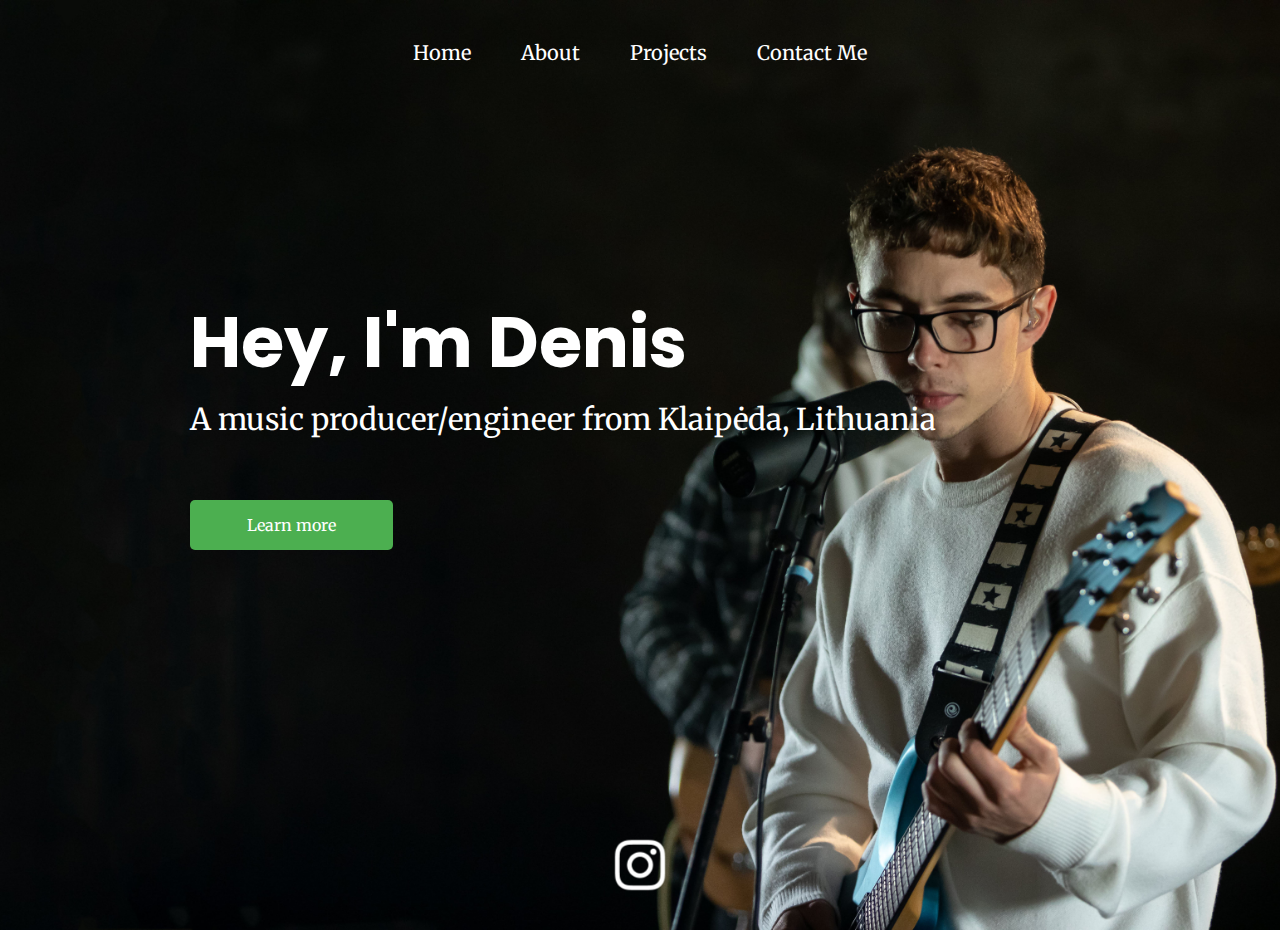
<file: index.html>
<!DOCTYPE html>
<html>

<head>
<title> Home Page </title>
<link rel="stylesheet" href="style.css" />
</head>

<body id="bghome">

<header>
	<nav>
		<ul>
			<li><a href="index.html">Home</a></li>
			<li><a href="about.html">About</a></li>
			<li><a href="projects.html">Projects</a></li>
			<li><a href="contactme.html">Contact Me</a></li>
		</ul>	
	</nav>
</header>
<main>
	<h1 class="maintext"> Hey, I'm Denis </h1>
	<p class="subtext"> A music producer/engineer from Klaipėda, Lithuania</p>
	<button id="learnmorebutton"><a href="about.html">Learn more</button>
</main>
<footer>
<div class="logo">
<a id="alogo" href="https://www.instagram.com/den.marinic/">
<img src="logo.png" alt="instagram logo">
</a>
</div>
</footer>

</body>



</html>
</file>
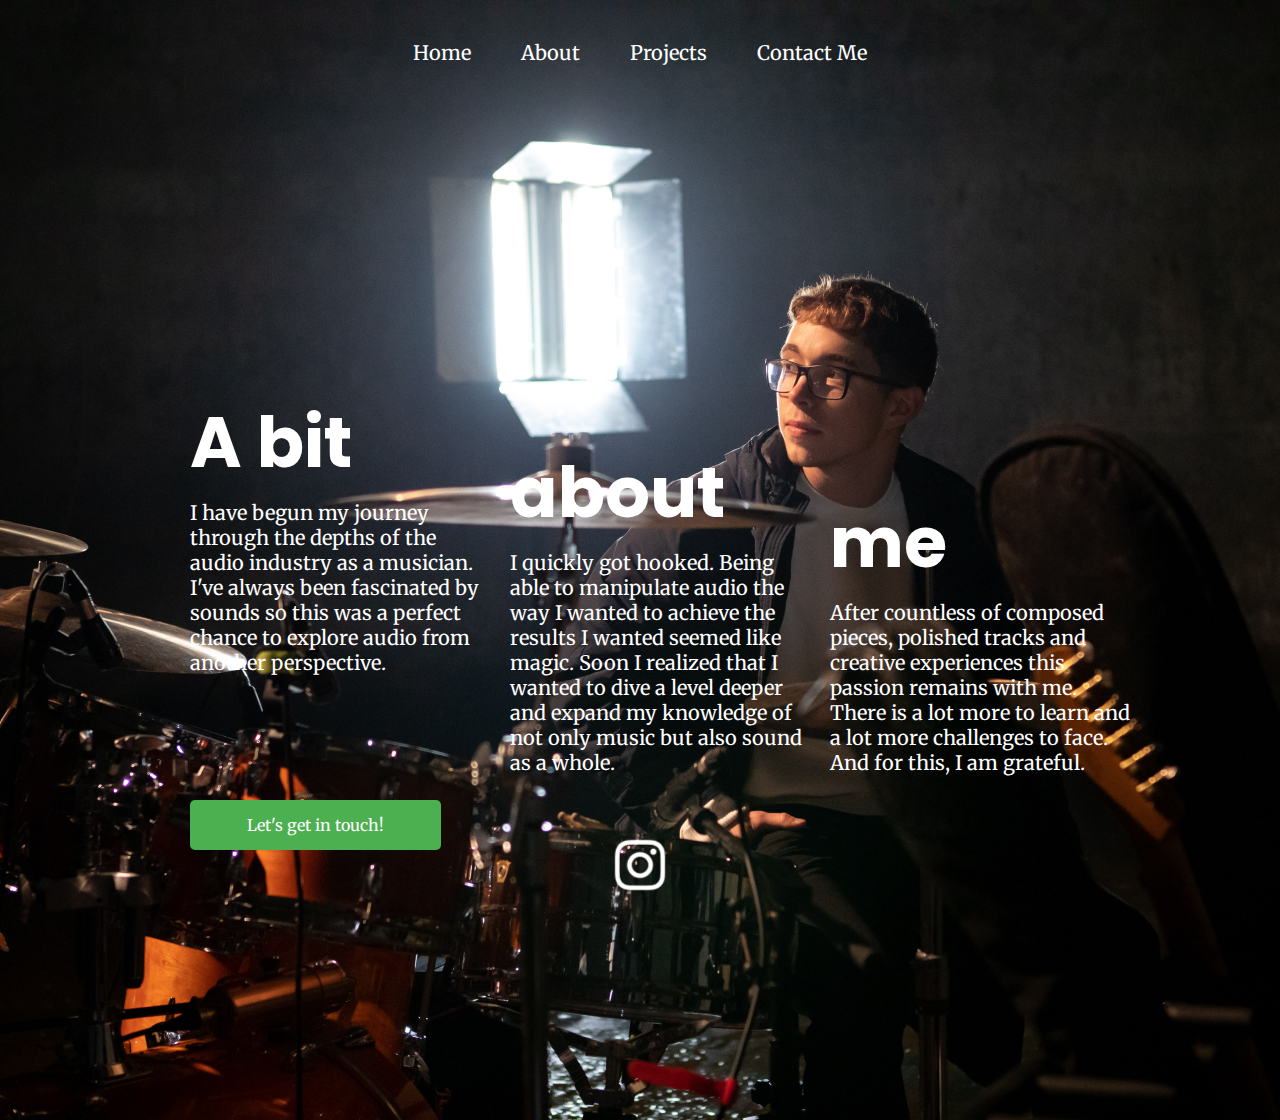
<file: about.html>
<!DOCTYPE html>
<html>

<head>
<title> About Me Page </title>
<link rel="stylesheet" href="style.css" />
</head>

<body id="bgabout">

<header>
	<nav class="navi">
		<ul class="unlist">
			<li><a href="index.html">Home</a></li>
			<li><a href="about.html">About</a></li>
			<li><a href="projects.html">Projects</a></li>
			<li><a href="contactme.html">Contact Me</a></li>
		</ul>	
	</nav>
</header>
<main>
	<h1 id="aboutmemaintext1"> A bit  </h1>
	<h1 id="aboutmemaintext2"> about  </h1>
	<h1 id="aboutmemaintext3"> me  </h1>
	<p id="aboutparagraph1"> I have begun my journey through the depths of the audio industry as a musician. 
	I've always been fascinated by sounds so this was a perfect chance to explore audio from another perspective.</p>
	<p id="aboutparagraph2"> I quickly got hooked. Being able to manipulate audio the way I wanted to achieve the results I wanted seemed like magic. 
	Soon I realized that I wanted to dive a level deeper and expand my knowledge of not only music but also sound as a whole.</p>
	<p id="aboutparagraph3"> After countless of composed pieces, polished tracks and creative experiences this passion remains with me. 
	There is a lot more to learn and a lot more challenges to face. 
	And for this, I am grateful.</p>
	
	<button id="contactmebutton"><a href="contactme.html">Let's get in touch!</button>
</main>
<footer>
<div class="logo">
<a id="alogo" href="https://www.instagram.com/den.marinic/">
<img src="logo.png" alt="instagram logo">
</a>
</div>
</footer>

</body>



</html>
</file>
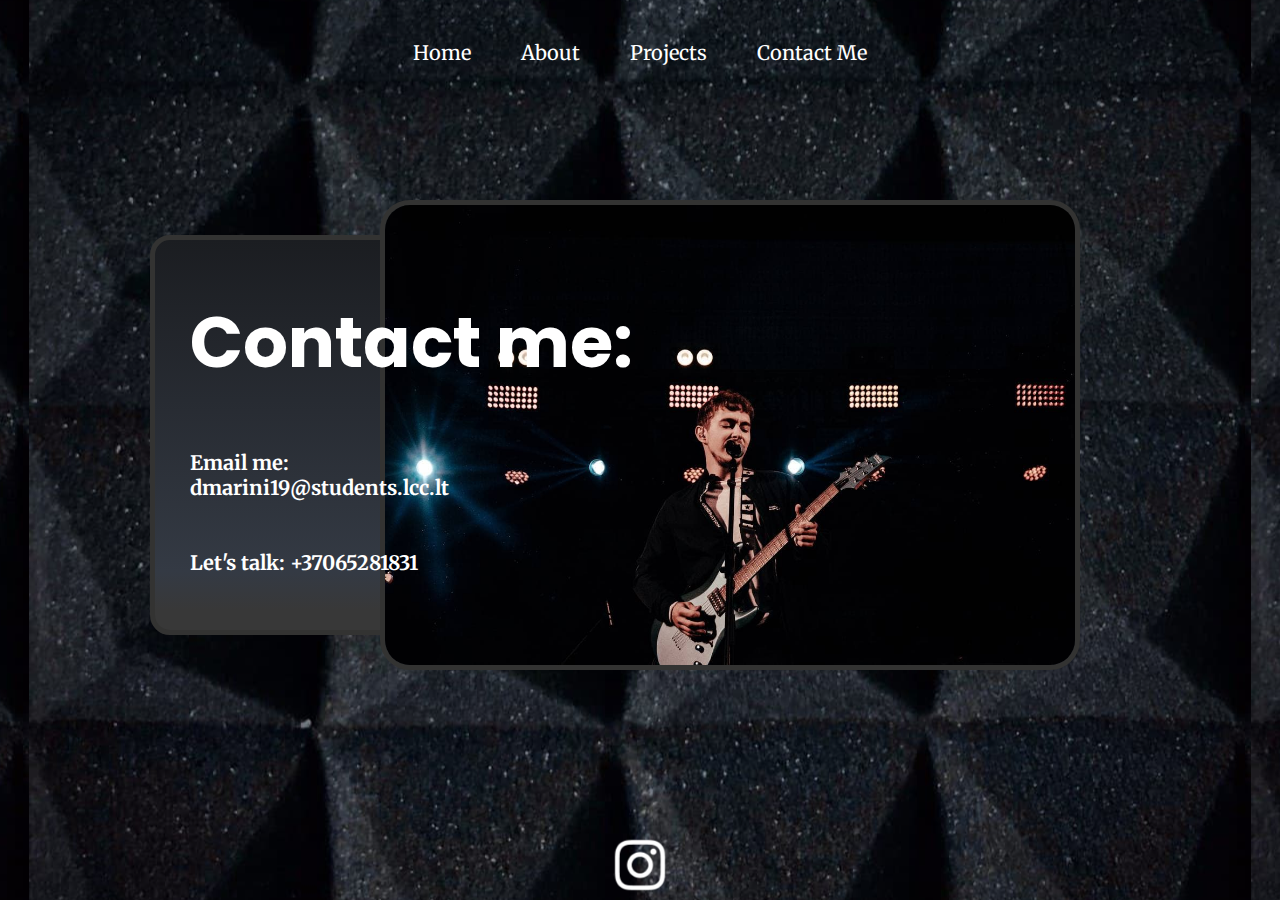
<file: contactme.html>
<!DOCTYPE html>
<html>

<head>
<title> Contact Me Page </title>
<link rel="stylesheet" href="style.css" />
</head>

<body id="bgcontactme">

<header>
	<nav>
		<ul>
			<li><a href="index.html">Home</a></li>
			<li><a href="about.html">About</a></li>
			<li><a href="projects.html">Projects</a></li>
			<li><a href="contactme.html">Contact Me</a></li>
		</ul>	
	</nav>
</header>
<main>
<img id="dudeonstage" src="dudeonstage.jpg" alt="Dude with a guitar">
<div id="textborder">
<h1 id="contactme"> Contact me: </h1>
<h3 id="email"> Email me: dmarini19@students.lcc.lt</h3>
<h3 id="number"> Let's talk: +37065281831 </h3>
</div>
</main>
<footer>
<div class="logo">
<a id="alogo" href="https://www.instagram.com/den.marinic/">
<img src="logo.png" alt="instagram logo">
</a>
</div>
</footer>

</body>



</html>
</file>
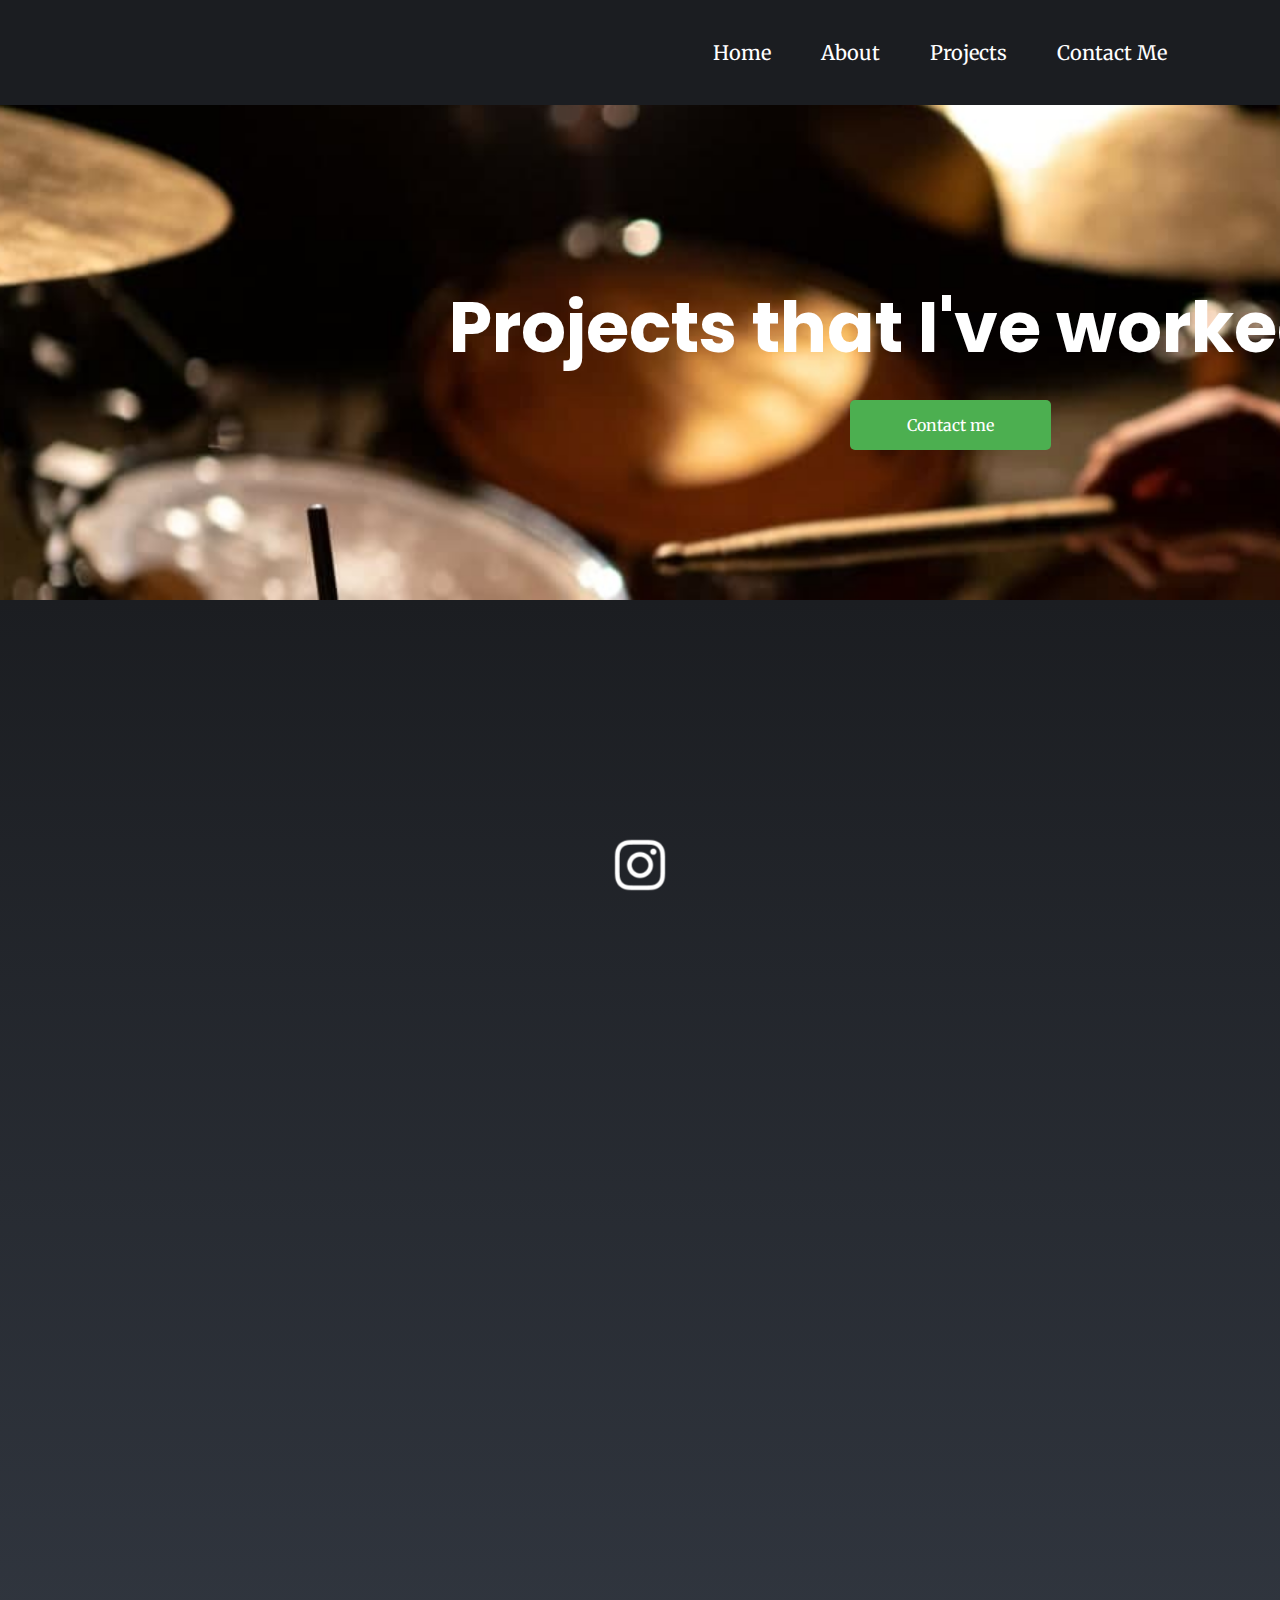
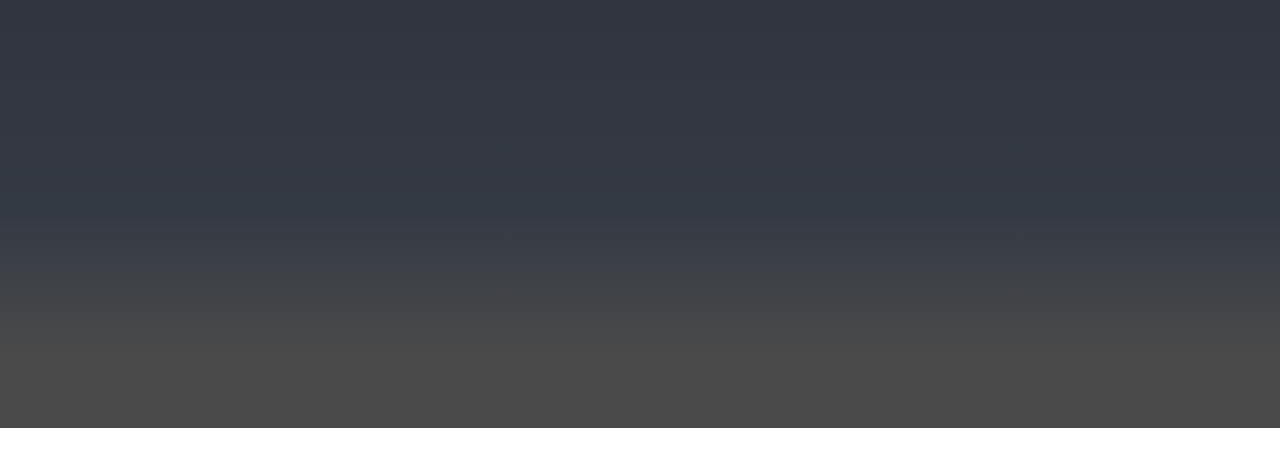
<file: projects.html>
<!DOCTYPE html>
<html id="projectshtml">

<head>
<title> Projects Page </title>
<link rel="stylesheet" href="style.css" />
</head>

<body id="projectsbody">

<header id="headerpicture">
	<nav class="projectsnavi">
		<ul id="ulprojects">
			<li><a href="index.html">Home</a></li>
			<li><a href="about.html">About</a></li>
			<li><a href="projects.html">Projects</a></li>
			<li><a href="contactme.html">Contact Me</a></li>
		</ul>	
	</nav>
	<h1 id="projectsheadertext">Projects that I've worked on</h1>
	</header>
	<button id="projectsheaderbutton"><a href="contactme.html">Contact me</a></button>
<main id="projectsmain">
<div class="youtubevideos">
	<iframe id="video1" width="560" height="315" src="https://www.youtube.com/embed/A4PXYaauJ_k" title="YouTube video player" frameborder="0" allow="accelerometer; autoplay; clipboard-write; encrypted-media; gyroscope; picture-in-picture" allowfullscreen></iframe>
	<iframe id="video2" width="560" height="315" src="https://www.youtube.com/embed/w_sGGziuM1c" title="YouTube video player" frameborder="0" allow="accelerometer; autoplay; clipboard-write; encrypted-media; gyroscope; picture-in-picture" allowfullscreen></iframe>
	<iframe id="video3" width="560" height="315" src="https://www.youtube.com/embed/0CdFwqzBS-o" title="YouTube video player" frameborder="0" allow="accelerometer; autoplay; clipboard-write; encrypted-media; gyroscope; picture-in-picture" allowfullscreen></iframe>
	<iframe id="video4" width="560" height="315" src="https://www.youtube.com/embed/m2IFJTSECgI" title="YouTube video player" frameborder="0" allow="accelerometer; autoplay; clipboard-write; encrypted-media; gyroscope; picture-in-picture" allowfullscreen></iframe>
	<iframe id="video5" width="560" height="315" src="https://www.youtube.com/embed/zh5Ojmc4mp4" title="YouTube video player" frameborder="0" allow="accelerometer; autoplay; clipboard-write; encrypted-media; gyroscope; picture-in-picture" allowfullscreen></iframe>
	<iframe id="video6" width="560" height="315" src="https://www.youtube.com/embed/2vmSmx4abe0" title="YouTube video player" frameborder="0" allow="accelerometer; autoplay; clipboard-write; encrypted-media; gyroscope; picture-in-picture" allowfullscreen></iframe>
	<iframe id="video7" width="560" height="315" src="https://www.youtube.com/embed/fzpphV7AlpM" title="YouTube video player" frameborder="0" allow="accelerometer; autoplay; clipboard-write; encrypted-media; gyroscope; picture-in-picture" allowfullscreen></iframe>
	
	</div>
</main>
<footer>
<div class="logo">
<a id="alogo" href="https://www.instagram.com/den.marinic/">
<img src="logo.png" alt="instagram logo">
</a>
</div>
</footer>

</body>



</html>
</file>
<file: style.css>
@import url('https://fonts.googleapis.com/css2?family=Poppins:wght@300&display=swap');
@import url('https://fonts.googleapis.com/css2?family=Poppins:wght@500&display=swap');
@import url('https://fonts.googleapis.com/css2?family=Open+Sans:wght@500&display=swap');
@import url('https://fonts.googleapis.com/css2?family=Merriweather:wght@700&display=swap');
@import url('https://fonts.googleapis.com/css2?family=Merriweather:wght@300&display=swap');
@import url('https://fonts.googleapis.com/css2?family=Heebo:wght@300;400;500&display=swap');
*{
	padding: 0;
	margin: 0;
	box-sizing: border-box;
}
/* MENU */
nav{
	display: flex;
	justify-content: center;
	align-items: center;
	list-style: none;
	margin:20px 0px;
	font-size: 20px;
	
}
.projectsnavi{
	background-color: #1b1d21;
}
ul{
	display: flex;
	list-style: none;
	margin:20px 0px;
}
li{
	font-family: "Merriweather";
}
a{
	text-decoration: none;
	color: white;
	padding: 8px 25px;
}
a:hover {
  background-color: darkgreen;
  border-radius: 5%;
}
/* BACKGROUND PICTURES AND COLORS */
#bghome{
	background: url("dudewithguitar.jpg");
	height: 910px; 
    background-position: center; 
    background-repeat: no-repeat; 
    background-size: cover;
}
#bgabout{
	background: url("aboutpagepic.jpg");
	height: 1100px; 
    background-position: center; 
    background-repeat: no-repeat; 
    background-size: cover;
}
#headerpicture{
		background: url("headerpictureprojects.jpg");
	height: 600px; 
    background-position: top; 
    background-repeat: no-repeat; 
    background-size: cover;
	vertical-align: top;
	
}
#bgcontactme{
	background: url("contactmepic.jpg");
	background-position: center;  
}

/* PICTURES */

#dudeonstage{
	border-radius: 30px;
	width: 700px;
	position: absolute;
	right: 200px;
	top: 200px;
	border: 5px solid #333332;
}


/* PROJECTS BODY CORRECTION*/

#projectshtml{
	margin-top: 0;
	margin: -20px;
	padding:0;
	height: 400px;
	width: 1920px;
	
}
#projectsbody{
	/*background:#1b1d21;*/
	/*height: 2000px;*/
	
}
#ulprojects{
	display: flex;
	list-style: none;
	margin:40px 0px;
}
#projectsmain{
	background: linear-gradient(180deg, rgba(27,29,33,1) 0%, rgba(52,58,68,1) 85%, rgba(74,74,74,1) 95%);
}
/* PROJECTS Youtube Videos*/
.youtubevideos{
	margin: auto;
	padding: 60px;
	width: 50%;
	display: grid;
	grid-template-columns: 50% 50%;
	grid-column-gap: 10em;
	grid-row-gap: 1em;
	justify-content: center;
}
#video1{
}
#video2{
}
#video3{
}
#video4{
}
#video5{
}
#video6{
}
#video7{
	padding: 0px;

	width: 1140px;
}
#video8{
}
/* ALL TEXT ON ALL PAGES */
.maintext{
	color: white;
	font-family: "Poppins";
	font-weight: 500&display;
	font-size: 70px;
	position: absolute;
	left: 190px;
	top: 290px;

}
.subtext{
	color: white;
	font-family: "Merriweather";
	font-weight: 700&display;
	font-size: 30px;
	position: absolute;
	left: 190px;
	top: 400px;
}
#aboutmemaintext1{
	color: white;
	font-family: "Poppins";
	font-weight: 500&display;
	font-size: 70px;
	position: absolute;
	left: 190px;
	top: 390px;
}
#aboutmemaintext2{
	color: white;
	font-family: "Poppins";
	font-weight: 500&display;
	font-size: 70px;
	position: absolute;
	left: 510px;
	top: 440px;
}
#aboutmemaintext3{
	color: white;
	font-family: "Poppins";
	font-weight: 500&display;
	font-size: 70px;
	position: absolute;
	left: 830px;
	top: 490px;
}
#aboutparagraph1{
	color: white;
	font-family: "Merriweather";
	font-weight: 700&display;
	font-size: 20px;
	position: absolute;
	left: 190px;
	top: 500px;
	width: 300px;
}
#aboutparagraph2{
	color: white;
	font-family: "Merriweather";
	font-weight: 700&display;
	font-size: 20px;
	position: absolute;
	left: 510px;
	top: 550px;
	width: 300px;
}
#aboutparagraph3{
	color: white;
	font-family: "Merriweather";
	font-weight: 700&display;
	font-size: 20px;
	position: absolute;
	left: 830px;
	top: 600px;
	width: 300px;
}
#projectsheadertext{
	text-align: center;
	color: white;
	font-family: "Poppins";
	font-weight: 500&display;
	font-size: 70px;
	padding: 150px;
}

#contactme{
	color: white;
	font-family: "Poppins";
	font-weight: 500&display;
	font-size: 70px;
	position: absolute;
	left: 190px;
	top: 290px;
}
#email{
	color: white;
	font-family: "Merriweather";
	font-weight: 700&display;
	font-size: 20px;
	position: absolute;
	left: 190px;
	top: 450px;
	width: 300px;
}
#number{
	color: white;
	font-family: "Merriweather";
	font-weight: 700&display;
	font-size: 20px;
	position: absolute;
	left: 190px;
	top: 550px;
	width: 300px;
	
}
#textborder{
	height: 400px;
	width: 500px;
	margin: 150px;
	padding:0;
	border: 5px solid #333332;
	background: linear-gradient(180deg, rgba(27,29,33,1) 0%, rgba(52,58,68,1) 85%, rgba(56,56,56,1) 95%);
	border-radius: 20px;
	
}
/* BUTTON FUNCTIONS*/
#learnmorebutton{
  background-color: #4CAF50; 
  border: none;
  border-radius: 5px;
  color: white;
  padding: 15px 32px;
  text-align: center;
  text-decoration: none;
  display: inline-block;
  font-family: "Merriweather";
  font-size: 16px;
  position: absolute;
  left: 190px;
  top: 500px;
}
#learnmorebutton:hover{
	  background-color: darkgreen;
  border-radius: 5px;
}
#contactmebutton{
  background-color: #4CAF50; 
  border: none;
  border-radius: 5px;
  color: white;
  padding: 15px 32px;
  text-align: center;
  text-decoration: none;
  display: inline-block;
  font-family: "Merriweather";
  font-size: 16px;
  position: absolute;
  left: 190px;
  top: 800px;
}
#contactmebutton:hover{
	  background-color: darkgreen;
  border-radius: 5px;
}

#projectsheaderbutton{
	background-color: #4CAF50; 
  border: none;
  border-radius: 5px;
  color: white;
  padding: 15px 32px;
  text-align: center;
  text-decoration: none;
  display: inline-block;
  font-family: "Merriweather";
  font-size: 16px;
  margin: auto;
  position: absolute;
  top: 400px;
  left: 850px;
}
#projectsheaderbutton:hover{
	  background-color: darkgreen;
  border-radius: 5px;
}

.logo img{
	margin: auto;
	padding: 10px;
	height:70px;
	width: 70px;
	position: fixed;
	bottom: 0;
	left: 0;
	right: 0;
}
#alogo:hover{
	background-color: transparent;
}
</file>
